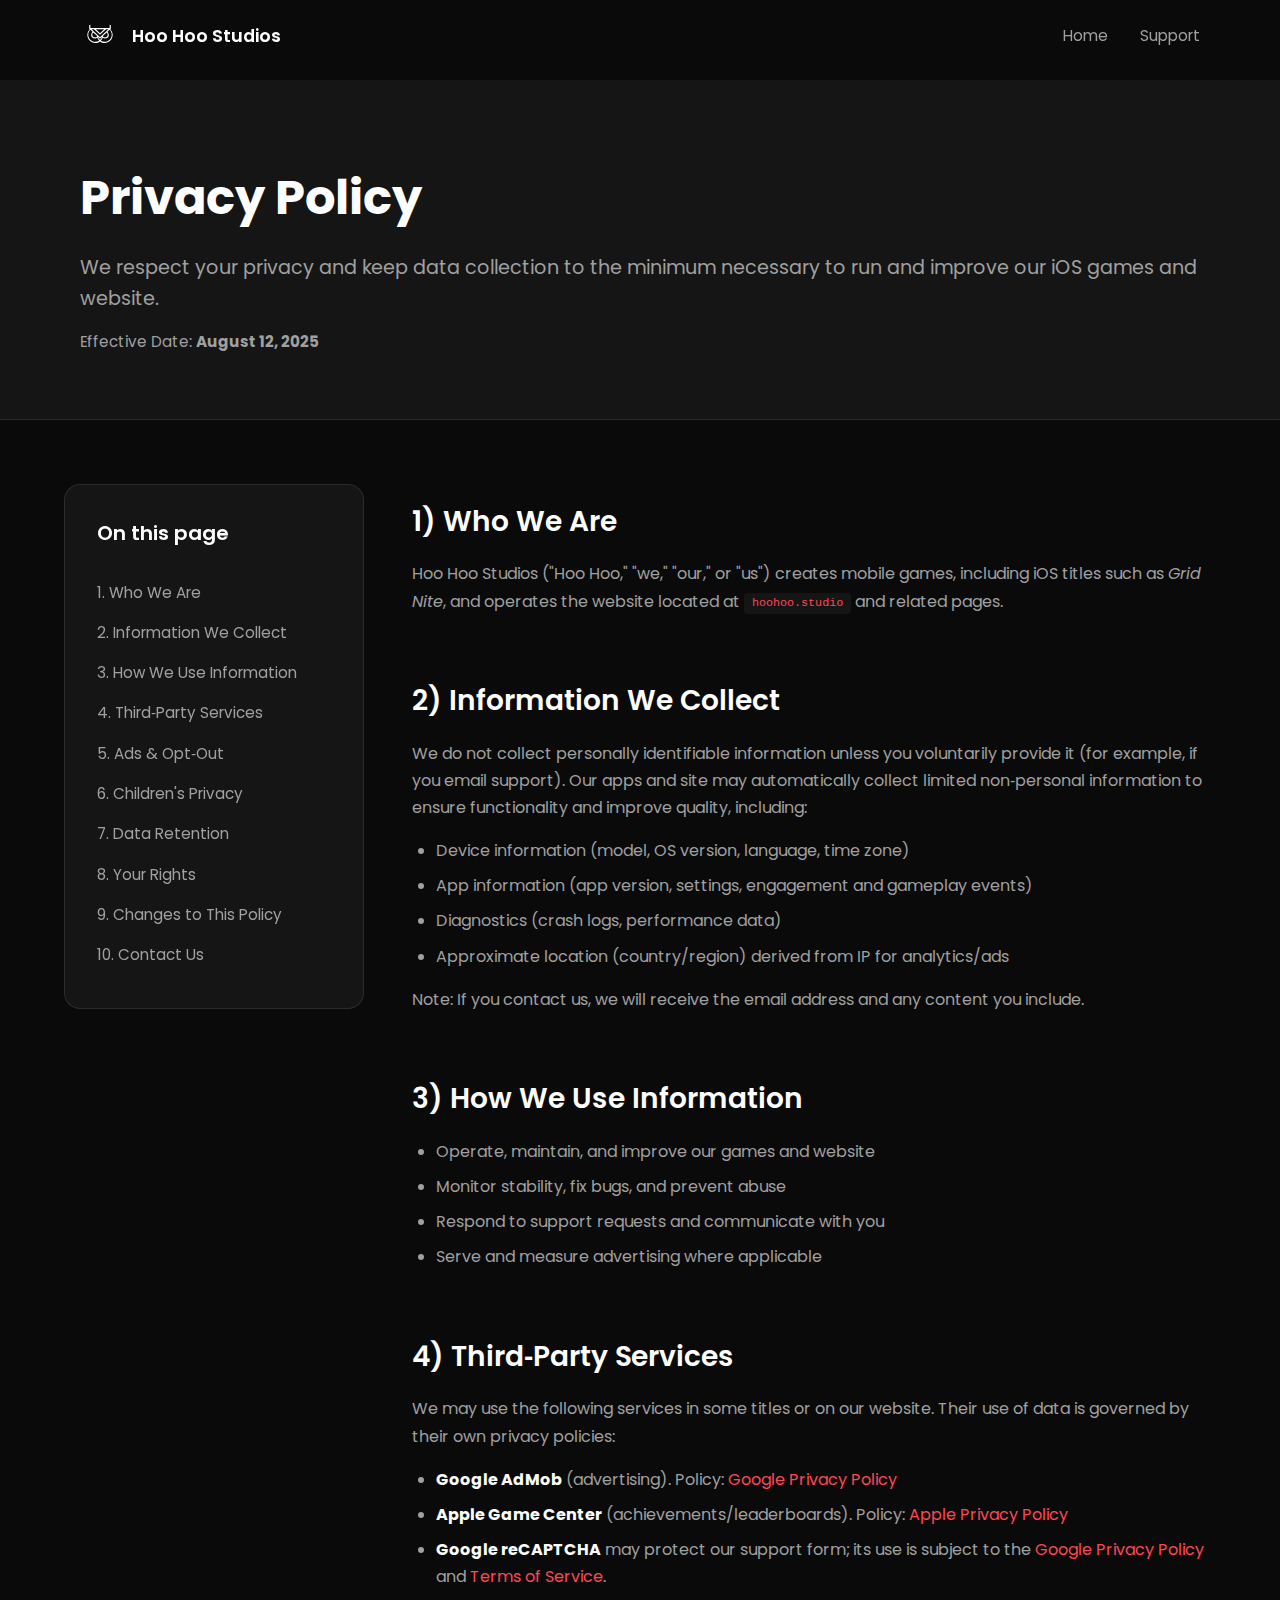
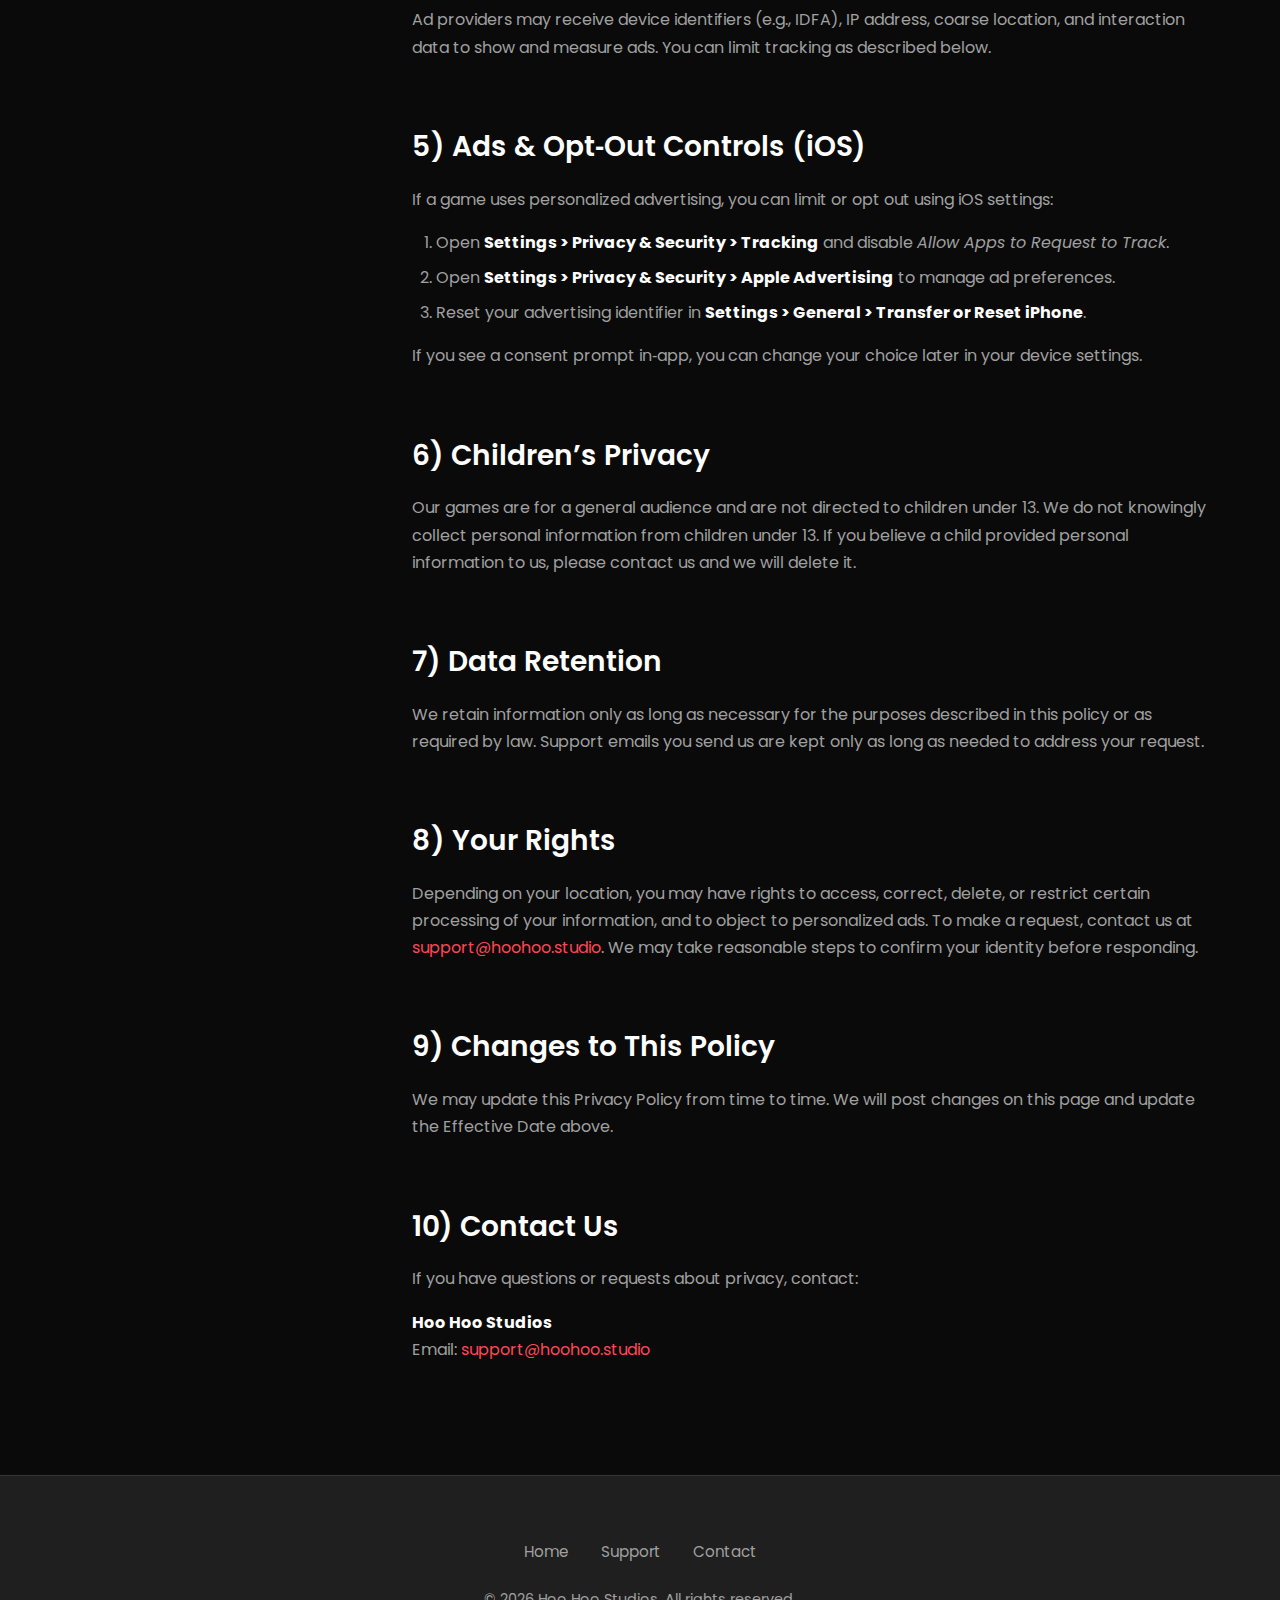
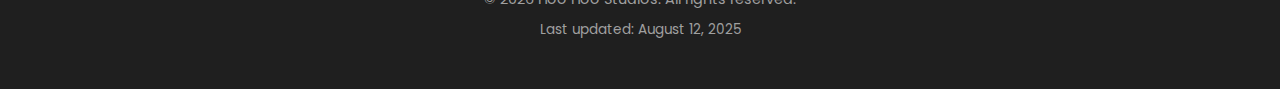
<file: privacy.html>
<!DOCTYPE html>
<html lang="en">
<head>
  <meta charset="utf-8" />
  <meta name="viewport" content="width=device-width, initial-scale=1" />
  <title>Privacy Policy • Hoo Hoo Studios</title>
  <meta name="description" content="Privacy Policy for Hoo Hoo Studios apps and website." />
  <link rel="preconnect" href="https://fonts.googleapis.com">
  <link rel="preconnect" href="https://fonts.gstatic.com" crossorigin>
  <link href="https://fonts.googleapis.com/css2?family=Poppins:wght@300;400;600;700&display=swap" rel="stylesheet">
  <!-- Favicon -->
  <link rel="icon" type="image/png" href="img/owl.svg">
  <!-- Main stylesheet -->
  <link rel="stylesheet" href="style.css">
  <style>
    body {
      padding-top: 80px;
    }
    .privacy-hero {
      padding: 4rem 0 3rem;
      background: var(--surface-color);
      border-bottom: 1px solid var(--border-color);
    }
    .privacy-hero h1 {
      font-size: 3rem;
      font-weight: 700;
      margin-bottom: 1rem;
      color: var(--primary-color);
    }
    .privacy-hero .lead {
      font-size: 1.2rem;
      color: var(--secondary-color);
      line-height: 1.6;
      margin-bottom: 1rem;
    }
    .privacy-hero .muted {
      color: var(--secondary-color);
      font-size: 0.95rem;
    }
    .privacy-content {
      padding: 4rem 0;
    }
    .toc-card {
      background: var(--surface-color);
      border: 1px solid var(--border-color);
      border-radius: 1rem;
      padding: 2rem;
      position: sticky;
      top: 100px;
    }
    .toc-card h2 {
      font-size: 1.25rem;
      font-weight: 600;
      margin-bottom: 1.5rem;
      color: var(--primary-color);
    }
    .toc a {
      display: block;
      padding: 0.5rem 0;
      color: var(--secondary-color);
      transition: color var(--transition-speed) ease, padding-left var(--transition-speed) ease;
      font-size: 0.95rem;
    }
    .toc a:hover {
      color: var(--primary-color);
      padding-left: 0.5rem;
    }
    .privacy-section {
      margin-bottom: 3rem;
    }
    .privacy-section h2 {
      font-size: 1.75rem;
      font-weight: 600;
      margin-bottom: 1rem;
      color: var(--primary-color);
      padding-top: 1rem;
    }
    .privacy-section p {
      color: var(--secondary-color);
      line-height: 1.7;
      margin-bottom: 1rem;
    }
    .privacy-section ul,
    .privacy-section ol {
      color: var(--secondary-color);
      line-height: 1.7;
      margin-bottom: 1rem;
      padding-left: 1.5rem;
    }
    .privacy-section li {
      margin-bottom: 0.5rem;
    }
    .privacy-section code {
      background: var(--surface-color);
      padding: 0.2rem 0.5rem;
      border-radius: 0.25rem;
      font-size: 0.9em;
      color: var(--accent-color);
    }
    .privacy-section strong {
      color: var(--primary-color);
    }
    .privacy-section a {
      color: var(--accent-color);
    }
    .privacy-section a:hover {
      color: var(--accent-hover);
    }
    address {
      font-style: normal;
      color: var(--secondary-color);
      line-height: 1.7;
    }
    @media (max-width: 992px) {
      .toc-card {
        position: static;
        margin-bottom: 2rem;
      }
      .privacy-hero h1 {
        font-size: 2.5rem;
      }
      main > div > div {
        grid-template-columns: 1fr !important;
      }
    }
    @media (max-width: 768px) {
      .privacy-hero h1 {
        font-size: 2rem;
      }
      .privacy-hero .lead {
        font-size: 1.1rem;
      }
      .privacy-section h2 {
        font-size: 1.5rem;
      }
    }
  </style>
</head>
<body>
  <!-- Navigation -->
  <header id="header">
    <div class="container nav-container">
      <a href="index.html" class="brand">
        <img src="img/owl.svg" alt="Hoo Hoo Studios logo" class="logo">
        <span>Hoo&nbsp;Hoo&nbsp;Studios</span>
      </a>
      <nav class="nav-links">
        <a href="index.html">Home</a>
        <a href="support.html">Support</a>
      </nav>
    </div>
  </header>

  <header class="privacy-hero">
    <div class="container">
      <h1>Privacy Policy</h1>
      <p class="lead">We respect your privacy and keep data collection to the minimum necessary to run and improve our iOS games and website.</p>
      <p class="muted">Effective Date: <strong>August 12, 2025</strong></p>
    </div>
  </header>

  <main class="container privacy-content">
    <div style="display: grid; grid-template-columns: 1fr; gap: 2rem; max-width: 1200px; margin: 0 auto;">
      <div style="display: grid; grid-template-columns: 300px 1fr; gap: 3rem; align-items: start;">
        <div class="toc-card">
          <h2>On this page</h2>
          <nav class="toc">
            <a href="#who-we-are">1. Who We Are</a>
            <a href="#info-we-collect">2. Information We Collect</a>
            <a href="#how-we-use">3. How We Use Information</a>
            <a href="#third-parties">4. Third‑Party Services</a>
            <a href="#ads-opt-out">5. Ads & Opt‑Out</a>
            <a href="#children">6. Children's Privacy</a>
            <a href="#retention">7. Data Retention</a>
            <a href="#your-rights">8. Your Rights</a>
            <a href="#changes">9. Changes to This Policy</a>
            <a href="#contact">10. Contact Us</a>
          </nav>
        </div>

        <div>
        <section id="who-we-are" class="privacy-section">
          <h2>1) Who We Are</h2>
          <p>Hoo Hoo Studios ("Hoo Hoo," "we," "our," or "us") creates mobile games, including iOS titles such as <em>Grid Nite</em>, and operates the website located at <code>hoohoo.studio</code> and related pages.</p>
        </section>

        <section id="info-we-collect" class="privacy-section">
          <h2>2) Information We Collect</h2>
          <p>We do not collect personally identifiable information unless you voluntarily provide it (for example, if you email support). Our apps and site may automatically collect limited non‑personal information to ensure functionality and improve quality, including:</p>
          <ul>
            <li>Device information (model, OS version, language, time zone)</li>
            <li>App information (app version, settings, engagement and gameplay events)</li>
            <li>Diagnostics (crash logs, performance data)</li>
            <li>Approximate location (country/region) derived from IP for analytics/ads</li>
          </ul>
          <p class="small text-muted">Note: If you contact us, we will receive the email address and any content you include.</p>
        </section>

        <section id="how-we-use" class="privacy-section">
          <h2>3) How We Use Information</h2>
          <ul>
            <li>Operate, maintain, and improve our games and website</li>
            <li>Monitor stability, fix bugs, and prevent abuse</li>
            <li>Respond to support requests and communicate with you</li>
            <li>Serve and measure advertising where applicable</li>
          </ul>
        </section>

        <section id="third-parties" class="privacy-section">
          <h2>4) Third‑Party Services</h2>
          <p>We may use the following services in some titles or on our website. Their use of data is governed by their own privacy policies:</p>
          <ul>
            <li><strong>Google AdMob</strong> (advertising). Policy: <a href="https://policies.google.com/privacy" target="_blank" rel="noopener">Google Privacy Policy</a></li>
            <li><strong>Apple Game Center</strong> (achievements/leaderboards). Policy: <a href="https://www.apple.com/legal/privacy/" target="_blank" rel="noopener">Apple Privacy Policy</a></li>
            <li><strong>Google reCAPTCHA</strong> may protect our support form; its use is subject to the <a href="https://policies.google.com/privacy" target="_blank" rel="noopener">Google Privacy Policy</a> and <a href="https://policies.google.com/terms" target="_blank" rel="noopener">Terms of Service</a>.</li>
          </ul>
          <p class="small text-muted">Ad providers may receive device identifiers (e.g., IDFA), IP address, coarse location, and interaction data to show and measure ads. You can limit tracking as described below.</p>
        </section>

        <section id="ads-opt-out" class="privacy-section">
          <h2>5) Ads & Opt‑Out Controls (iOS)</h2>
          <p>If a game uses personalized advertising, you can limit or opt out using iOS settings:</p>
          <ol>
            <li>Open <strong>Settings &gt; Privacy &amp; Security &gt; Tracking</strong> and disable <em>Allow Apps to Request to Track</em>.</li>
            <li>Open <strong>Settings &gt; Privacy &amp; Security &gt; Apple Advertising</strong> to manage ad preferences.</li>
            <li>Reset your advertising identifier in <strong>Settings &gt; General &gt; Transfer or Reset iPhone</strong>.</li>
          </ol>
          <p>If you see a consent prompt in‑app, you can change your choice later in your device settings.</p>
        </section>

        <section id="children" class="privacy-section">
          <h2>6) Children’s Privacy</h2>
          <p>Our games are for a general audience and are not directed to children under 13. We do not knowingly collect personal information from children under 13. If you believe a child provided personal information to us, please contact us and we will delete it.</p>
        </section>

        <section id="retention" class="privacy-section">
          <h2>7) Data Retention</h2>
          <p>We retain information only as long as necessary for the purposes described in this policy or as required by law. Support emails you send us are kept only as long as needed to address your request.</p>
        </section>

        <section id="your-rights" class="privacy-section">
          <h2>8) Your Rights</h2>
          <p>Depending on your location, you may have rights to access, correct, delete, or restrict certain processing of your information, and to object to personalized ads. To make a request, contact us at <a href="mailto:support@hoohoo.studio">support@hoohoo.studio</a>. We may take reasonable steps to confirm your identity before responding.</p>
        </section>

        <section id="changes" class="privacy-section">
          <h2>9) Changes to This Policy</h2>
          <p>We may update this Privacy Policy from time to time. We will post changes on this page and update the Effective Date above.</p>
        </section>

        <section id="contact" class="privacy-section">
          <h2>10) Contact Us</h2>
          <p>If you have questions or requests about privacy, contact:</p>
          <address class="mb-0">
            <strong>Hoo Hoo Studios</strong><br>
            Email: <a href="mailto:support@hoohoo.studio">support@hoohoo.studio</a>
          </address>
        </section>
        </div>
      </div>
    </div>
  </main>

  <!-- Footer -->
  <footer>
    <div class="container footer-content">
      <div class="footer-links">
        <a href="index.html">Home</a>
        <a href="support.html">Support</a>
        <a href="#contact">Contact</a>
      </div>
      <div class="footer-text">
        <p>&copy; <span id="year"></span> Hoo Hoo Studios. All rights reserved.</p>
        <p style="margin-top: 0.5rem; font-size: 0.85rem;">Last updated: <time datetime="2025-08-12">August 12, 2025</time></p>
      </div>
    </div>
  </footer>

  <script>
    document.getElementById('year').textContent = new Date().getFullYear();
  </script>
</body>
</html>
</file>
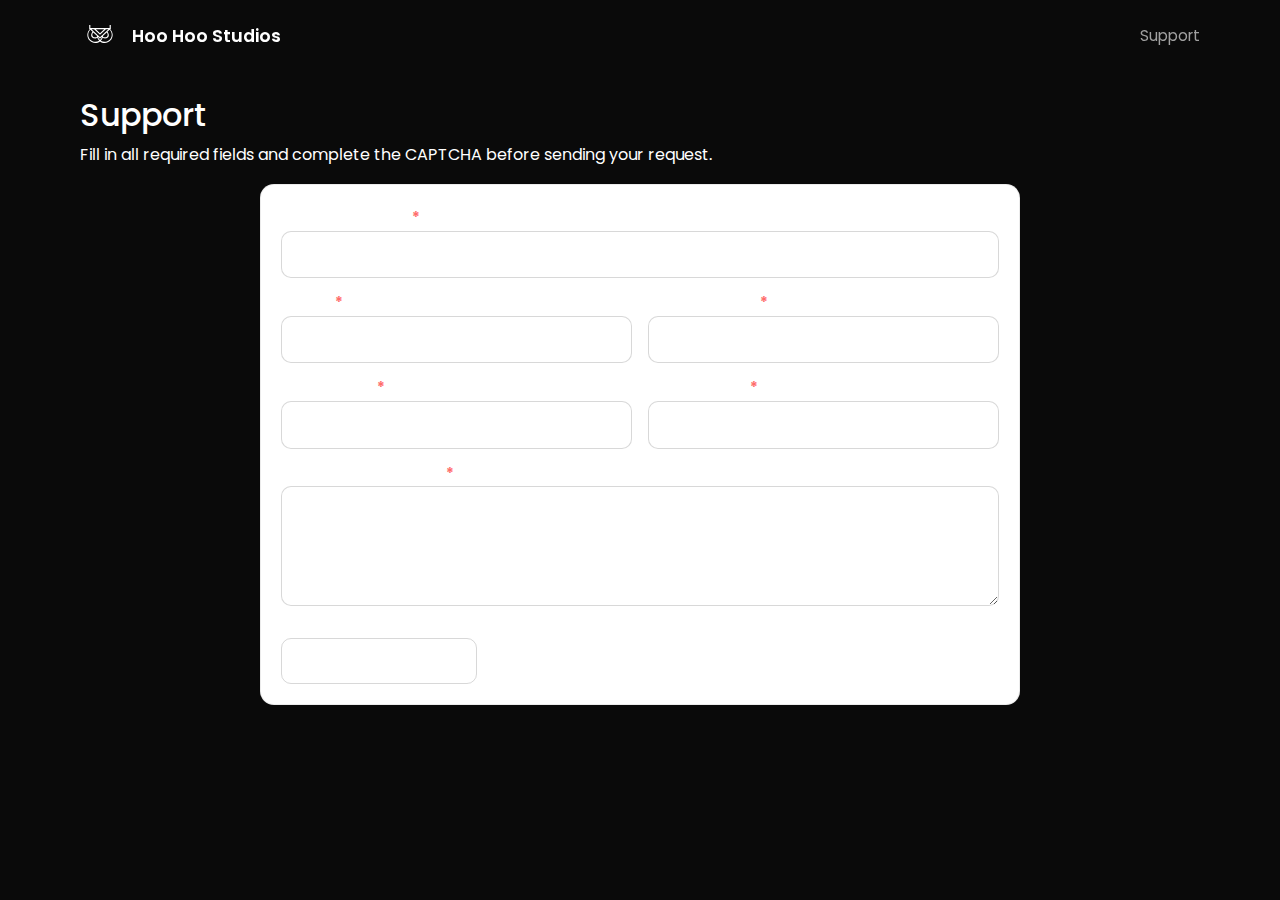
<file: support.html>
<!DOCTYPE html>
<html lang="en">
<head>
    <meta charset="UTF-8">
    <meta http-equiv="X-UA-Compatible" content="IE=edge">
    <meta name="viewport" content="width=device-width, initial-scale=1.0">
    <title>Hoo&nbsp;Hoo Studios</title>
    <!-- Google Fonts -->
    <link href="https://fonts.googleapis.com/css2?family=Poppins:wght@300;400;600;700&display=swap" rel="stylesheet">
    <!-- Bootstrap CSS -->
    <link href="https://cdn.jsdelivr.net/npm/bootstrap@5.3.0/dist/css/bootstrap.min.css" rel="stylesheet">
    <!-- Main stylesheet -->
    <link rel="stylesheet" href="style.css">
    <!-- Favicon -->
    <link rel="icon" type="image/png" href="img/owl.svg">
    <script src="https://www.google.com/recaptcha/api.js" async defer></script>
    <style>
      .support-card { max-width: 760px; margin: 0 auto; background: rgba(255,255,255,0.04); border: 1px solid rgba(255,255,255,0.1); border-radius: 14px; padding: 20px; }
      @media (prefers-color-scheme: light){ .support-card{ background: #fff; border-color: rgba(0,0,0,0.08);} }
      form.support { display: grid; grid-template-columns: 1fr 1fr; gap: 12px 16px; }
      form.support .full { grid-column: 1 / -1; }
      label { font-weight: 600; font-size: 0.95rem; }
      input, select, textarea { width: 100%; padding: 10px 12px; border-radius: 10px; border: 1px solid rgba(127,127,127,0.3); background: rgba(255,255,255,0.06); color: inherit; font: inherit; }
      @media (prefers-color-scheme: light){ input,select,textarea{ background:#fff; } }
      textarea{ min-height:120px; resize: vertical; }
      .btn { display: inline-block; padding: 10px 14px; border-radius: 10px; border: 1px solid rgba(127,127,127,0.3); background: transparent; color: inherit; font-weight: 700; cursor:pointer; }
      .btn[disabled]{ opacity:0.5; cursor:not-allowed; }
      .error { color: #ff6b6b; font-size: 0.9rem; display: none; }
      .success { color: #22c55e; font-size: 0.95rem; display:none; }
      .req::after{ content:" *"; color:#ff6b6b; }
      noscript { color: #ff6b6b; font-weight: 600; }
    </style>
</head>
<body>
    <header id="header">
        <div class="container nav-container">
            <a href="index.html" class="brand">
                <img src="img/owl.svg" alt="Hoo Hoo Studios logo" class="logo">
                <span>Hoo&nbsp;Hoo&nbsp;Studios</span>
            </a>
            <nav class="nav-links">
                <a href="#support">Support</a>
            </nav>
        </div>
    </header>

    <section id="support" class="section pt-20">
      <div class="container content">
        <h2>Support</h2>
        <p>Fill in all required fields and complete the CAPTCHA before sending your request.</p>
        <div class="support-card">
          <form id="supportForm" class="support" novalidate>
            <div class="full">
              <label for="respEmail" class="req">Response Email</label>
              <input id="respEmail" type="email" required>
              <div id="errEmail" class="error">Enter a valid email address.</div>
            </div>
            <div>
              <label for="game" class="req">Game</label>
              <input id="game" type="text" value="Grid Nite" required>
            </div>
            <div>
              <label for="device" class="req">Device Model</label>
              <input id="device" type="text" required>
            </div>
            <div>
              <label for="ios" class="req">iOS Version</label>
              <input id="ios" type="text" required>
            </div>
            <div>
              <label for="appv" class="req">App Version</label>
              <input id="appv" type="text" required>
            </div>
            <div class="full">
              <label for="desc" class="req">Description of Issue</label>
              <textarea id="desc" required></textarea>
            </div>
            <div class="full">
              <div class="g-recaptcha" data-sitekey="6LeUiaMrAAAAAJ9rftmTzJhTWoMcjsKQ4UfkH13g"></div>
              <div id="errCaptcha" class="error">Please complete the CAPTCHA.</div>
            </div>
            <div class="full">
              <button id="sendBtn" type="submit" class="btn">Send Support Email</button>
              <div id="formOk" class="success">Opening your email client…</div>
            </div>
          </form>
        </div>
      </div>
    </section>

    <script>
      document.getElementById('supportForm').addEventListener('submit', function(e){
        e.preventDefault();
        const email = document.getElementById('respEmail').value.trim();
        const game = document.getElementById('game').value.trim();
        const device = document.getElementById('device').value.trim();
        const ios = document.getElementById('ios').value.trim();
        const appv = document.getElementById('appv').value.trim();
        const desc = document.getElementById('desc').value.trim();
        const captchaResponse = (window.grecaptcha && window.grecaptcha.getResponse) ? window.grecaptcha.getResponse() : '';

        if(!email.match(/^[^\s@]+@[^\s@]+\.[^\s@]+$/)){
          document.getElementById('errEmail').style.display='block'; return;
        } else { document.getElementById('errEmail').style.display='none'; }
        if(!game || !device || !ios || !appv || !desc) return;
        if(!captchaResponse){ document.getElementById('errCaptcha').style.display='block'; return; }
        document.getElementById('errCaptcha').style.display='none';

        const subject = 'Support Request';
        const body = `Response Email: ${email}\nGame: ${game}\nDevice Model: ${device}\niOS Version: ${ios}\nApp Version: ${appv}\nDescription:\n${desc}`;
        window.location.href = `mailto:support@hoohoo.studio?subject=${encodeURIComponent(subject)}&body=${encodeURIComponent(body)}`;
        document.getElementById('formOk').style.display='block';
      });
    </script>
</body>
</html>
</file>
<file: style.css>
/*
 * Main stylesheet for Hoo Hoo Studios
 * Modern Game Studio Design System
 *
 * Colour palette:
 *   - Primary text: #FFFFFF (white)
 *   - Secondary text: #A0A0A0 (gray)
 *   - Accent: #FF4655 (vibrant red)
 *   - Accent hover: #FF6B77
 *   - Background: #0A0A0A (near black)
 *   - Surface: #151515 (dark gray)
 *   - Surface elevated: #1F1F1F
 *   - Border: rgba(255, 255, 255, 0.1)
 */

:root {
    --primary-color: #FFFFFF;
    --secondary-color: #A0A0A0;
    --accent-color: #FF4655;
    --accent-hover: #FF6B77;
    --background-color: #0A0A0A;
    --surface-color: #151515;
    --surface-elevated: #1F1F1F;
    --border-color: rgba(255, 255, 255, 0.1);
    --font-family: 'Poppins', -apple-system, BlinkMacSystemFont, 'Segoe UI', sans-serif;
    --transition-speed: 0.3s;
}

* {
    box-sizing: border-box;
    margin: 0;
    padding: 0;
}

html {
    scroll-behavior: smooth;
}

body {
    font-family: var(--font-family);
    background-color: var(--background-color);
    color: var(--primary-color);
    line-height: 1.6;
    -webkit-font-smoothing: antialiased;
    -moz-osx-font-smoothing: grayscale;
}

a {
    color: var(--accent-color);
    text-decoration: none;
    transition: color var(--transition-speed) ease;
}

a:hover {
    color: var(--accent-hover);
}

/* Container */
.container {
    width: 90%;
    max-width: 1200px;
    margin: 0 auto;
    padding: 1rem;
}

/* Header / Navigation */
#header {
    position: fixed;
    top: 0;
    left: 0;
    width: 100%;
    z-index: 1000;
    background-color: transparent;
    backdrop-filter: none;
    border-bottom: 1px solid transparent;
    transition: background-color 0.3s ease, backdrop-filter 0.3s ease, border-bottom-color 0.3s ease;
}

#header.scrolled {
    background-color: rgba(10, 10, 10, 0.95);
    backdrop-filter: blur(12px);
    border-bottom: 1px solid var(--border-color);
}

.nav-container {
    display: flex;
    justify-content: space-between;
    align-items: center;
    padding: 1rem;
}

.brand {
    display: flex;
    align-items: center;
    gap: 0.75rem;
    font-weight: 600;
    font-size: 1.1rem;
    color: var(--primary-color);
    transition: opacity var(--transition-speed) ease;
}

.brand:hover {
    opacity: 0.8;
}

.brand .logo {
    width: 40px;
    height: 40px;
    filter: brightness(0) invert(1);
    transition: transform var(--transition-speed) ease;
}

.brand:hover .logo {
    transform: scale(1.05);
}

.nav-links {
    display: flex;
    gap: 2rem;
}

.nav-links a {
    font-weight: 400;
    font-size: 0.95rem;
    color: var(--secondary-color);
    transition: color var(--transition-speed) ease;
    position: relative;
}

.nav-links a::after {
    content: '';
    position: absolute;
    bottom: -4px;
    left: 0;
    width: 0;
    height: 2px;
    background-color: var(--accent-color);
    transition: width var(--transition-speed) ease;
}

.nav-links a:hover {
    color: var(--primary-color);
}

.nav-links a:hover::after {
    width: 100%;
}

/* Hero Section */
#hero {
    position: relative;
    height: 100vh;
    display: flex;
    align-items: center;
    justify-content: center;
    text-align: center;
    background: #000;
    overflow: hidden;
}

/* Fallback sky while video loads */
#hero::before {
    content: '';
    position: absolute;
    inset: 0;
    background: none; /* no starry fallback; keep empty */
    opacity: 1;
    transition: opacity 0.6s ease;
    z-index: 0;
}

#hero.video-loaded::before {
    opacity: 0;
}

/* Dark overlay on hero background */
#hero .overlay {
    position: absolute;
    top: 0;
    left: 0;
    width: 100%;
    height: 100%;
    background-color: rgba(0, 0, 0, 0.6);
    z-index: 0;
}

#hero .hero-content {
    position: relative;
    z-index: 1;
    max-width: 800px;
    padding: 0 1rem;
}

#hero h1 {
    font-size: 3.5rem;
    font-weight: 700;
    margin-bottom: 1rem;
    line-height: 1.1;
    text-shadow: 0 2px 20px rgba(0, 0, 0, 0.8);
}

#hero .tagline {
    font-size: 1.5rem;
    font-weight: 300;
    color: var(--secondary-color);
    text-shadow: 0 2px 16px rgba(0, 0, 0, 0.9), 0 0 1px rgba(0,0,0,0.7);
}

/* Section common styling */
.section {
    padding: 5rem 0;
    background-color: var(--background-color);
}

/* About Section */
#about {
    background-color: var(--surface-color);
}

#about h2 {
    font-size: 2.5rem;
    margin-bottom: 1.5rem;
    font-weight: 600;
    color: var(--primary-color);
}

#about p {
    font-size: 1.2rem;
    line-height: 1.8;
    max-width: 700px;
    color: var(--secondary-color);
}

/* Grid Nite Section */
.grid-section {
    background-color: #1a0000; /* dark reddish background */
    position: relative;
    overflow: hidden;
    color: #f5f5f5;
}

.grid-section::before,
.grid-section::after {
    content: '';
    position: absolute;
    top: 0;
    left: 0;
    width: 100%;
    height: 100%;
    pointer-events: none;
}

/* Grid pattern overlay */
.grid-section::before {
    background-image: linear-gradient(rgba(255, 255, 255, 0.05) 1px, transparent 1px),
                      linear-gradient(90deg, rgba(255, 255, 255, 0.05) 1px, transparent 1px);
    background-size: 40px 40px;
    z-index: 0;
}

.grid-section h2 {
    font-size: 2rem;
    margin-bottom: 1rem;
    color: var(--primary-color);
}

.grid-section .grid-description {
    font-size: 1.1rem;
    margin-bottom: 2rem;
    max-width: 700px;
}

.cta-button {
    display: inline-block;
    background-color: var(--secondary-color);
    color: var(--primary-color);
    padding: 0.75rem 1.5rem;
    border-radius: 4px;
    font-weight: 600;
    transition: background-color 0.3s ease;
}

.cta-button:hover {
    background-color: #a00000;
}

/* Footer */
footer {
    background-color: var(--surface-elevated);
    border-top: 1px solid var(--border-color);
    padding: 3rem 0 2rem;
}

.footer-content {
    display: flex;
    flex-direction: column;
    align-items: center;
    gap: 1.5rem;
}

.footer-links {
    display: flex;
    gap: 2rem;
    flex-wrap: wrap;
    justify-content: center;
}

.footer-links a {
    color: var(--secondary-color);
    font-size: 0.95rem;
    transition: color var(--transition-speed) ease;
}

.footer-links a:hover {
    color: var(--primary-color);
}

.footer-text {
    color: var(--secondary-color);
    font-size: 0.9rem;
    text-align: center;
}

.footer-social {
    display: flex;
    gap: 1rem;
}

.footer-social a {
    color: var(--secondary-color);
    font-size: 24px;
    opacity: 0.6;
    transition: opacity var(--transition-speed) ease, transform var(--transition-speed) ease, color var(--transition-speed) ease;
    display: inline-block;
}

.footer-social a:hover {
    opacity: 1;
    color: var(--primary-color);
    transform: translateY(-2px);
}

/* Responsive adjustments */
@media (max-width: 1024px) {
    .ad-container {
        gap: 2.5rem;
    }
}

@media (max-width: 768px) {
    #hero h1 {
        font-size: 2.5rem;
    }

    #hero .tagline {
        font-size: 1.2rem;
    }

    .nav-links {
        gap: 1rem;
    }

    .nav-links a {
        font-size: 0.9rem;
    }

    .brand {
        font-size: 1rem;
    }

    .brand .logo {
        width: 36px;
        height: 36px;
    }

    #about h2,
    .ad-text h2 {
        font-size: 2rem;
    }

    #about p,
    .ad-text p {
        font-size: 1.1rem;
    }

    .section {
        padding: 4rem 0;
    }

    .ad-section {
        padding: 4rem 1.5rem;
    }

    .ad-image img,
    .ad-image video {
        width: 100%;
        max-width: 320px;
    }

    .store-badge {
        height: 50px;
    }

    .footer-links {
        gap: 1.5rem;
    }
}

@media (max-width: 480px) {
    #hero h1 {
        font-size: 2rem;
    }

    #hero .tagline {
        font-size: 1rem;
    }

    .nav-container {
        padding: 0.75rem;
        flex-wrap: wrap;
    }

    .nav-links {
        gap: 0.75rem;
        flex-wrap: wrap;
    }

    .nav-links a {
        font-size: 0.85rem;
    }

    .brand {
        gap: 0.5rem;
        font-size: 0.95rem;
    }

    #about h2,
    .ad-text h2 {
        font-size: 1.75rem;
    }

    .footer-links {
        flex-direction: column;
        gap: 1rem;
        text-align: center;
    }

    .container {
        width: 95%;
    }
}

/* Hero container */
#hero {
  position: relative;
  isolation: isolate;
  min-height: 72vh;
  display: grid;
  place-items: center;
  overflow: hidden;
}

/* Full-bleed background video - Apple style, optimized for moonlight/night scenes */
.hero-video {
  position: absolute;
  inset: 0;
  width: 100%;
  height: 100%;
  object-fit: cover;
  z-index: 0;
  will-change: transform;
  transform: translateZ(0);
  backface-visibility: hidden;
  /* Optimized for owl/moonlight videos: enhance contrast, slight blue tint for night feel */
  filter: brightness(0.75) contrast(1.15) saturate(0.9);
  opacity: 0; /* JS-sync fades this in/out to time with video */
  transition: opacity 0.3s linear;
}

/* JS controls opacity; no CSS keyframe animation here */

/* Overlay vignette for readability - enhanced */
#hero .overlay {
  position: absolute;
  inset: 0;
  /* subtle edge vignette; no heavy black at center */
  background: radial-gradient(ellipse at center,
              rgba(0,0,0,0.02) 0%,
              rgba(0,0,0,0.06) 50%,
              rgba(0,0,0,0.18) 100%);
  z-index: 2;
  pointer-events: none;
}

/* Owl layer above video, below text */
#hero #owl-layer {
  position: absolute; inset: 0;
  pointer-events: none;
  z-index: 2;
}

#hero .hero-content {
  position: relative;
  z-index: 3;
  text-align: center;
  color: #fff;
  opacity: 0;
  transform: translateY(30px);
  transition: opacity 1s ease-out, transform 1s ease-out;
  will-change: transform, opacity;
}

/* Removed backplate; glass effect applied to text itself instead */

#hero .hero-content.visible {
  opacity: 1;
  transform: translateY(0);
}

/* Hero title with enhanced styling */
.hero-title {
  font-size: 3.5rem;
  font-weight: 700;
  margin-bottom: 1rem;
  line-height: 1.1;
  letter-spacing: -0.02em;
  color: #fff;
  text-shadow: 0 2px 18px rgba(0,0,0,0.45);
  position: relative;
  display: inline-block;
}

/* Subtle blurred glow that feels like frosted glass without a box */
.hero-title::before {
  content: attr(data-text);
  position: absolute;
  inset: 0;
  color: #fff;
  filter: blur(6px);
  opacity: 0.28;
  mix-blend-mode: screen;
  pointer-events: none;
}

/* Moving highlight sheen clipped to text, Apple-like */
.hero-title::after {
  content: attr(data-text);
  position: absolute;
  inset: 0;
  background: linear-gradient(120deg,
              rgba(255,255,255,0) 35%,
              rgba(255,255,255,0.45) 50%,
              rgba(255,255,255,0) 65%);
  -webkit-background-clip: text;
  background-clip: text;
  color: transparent;
  -webkit-text-fill-color: transparent;
  mix-blend-mode: screen;
  animation: text-sheen-shift 12s ease-in-out infinite;
  pointer-events: none;
}

@keyframes text-sheen-shift {
  0%, 10% { background-position: -160% 0; }
  50%     { background-position:   0% 0; }
  100%    { background-position: 160% 0; }
}

/* Scroll indicator - Apple style */
.scroll-indicator {
  position: absolute;
  bottom: -200px;
  left: 50%;
  transform: translateX(-50%);
  display: flex;
  flex-direction: column;
  align-items: center;
  gap: 0.5rem;
  color: var(--secondary-color);
  font-size: 0.9rem;
  font-weight: 300;
  opacity: 1;
  transition: opacity 0.5s ease;
  animation: bounce 2s infinite;
}

.scroll-indicator svg {
  animation: arrow-bounce 2s infinite;
}

@keyframes bounce {
  0%, 20%, 50%, 80%, 100% {
    transform: translateX(-50%) translateY(0);
  }
  40% {
    transform: translateX(-50%) translateY(-10px);
  }
  60% {
    transform: translateX(-50%) translateY(-5px);
  }
}

@keyframes arrow-bounce {
  0%, 20%, 50%, 80%, 100% {
    transform: translateY(0);
  }
  40% {
    transform: translateY(5px);
  }
  60% {
    transform: translateY(3px);
  }
}

/* Respect reduced motion: freeze video at poster frame */
@media (prefers-reduced-motion: reduce) {
  .hero-video { display: none; animation: none !important; }
  #hero { background: #000; }
  .scroll-indicator { animation: none; }
  .scroll-indicator svg { animation: none; }
  .hero-title::after { animation: none; }
}

/* Sky layers (stars + moon) */
.sky-layer {
  position: absolute;
  inset: 0;
  z-index: 1; /* above video, below overlay */
  pointer-events: none;
}

/* A couple of layered starfields with gentle twinkle */
.sky-layer.stars {
  background-image:
    radial-gradient(1px 1px at 12% 15%, rgba(255,255,255,0.9) 50%, transparent 51%),
    radial-gradient(1px 1px at 35% 28%, rgba(255,255,255,0.6) 50%, transparent 51%),
    radial-gradient(1.5px 1.5px at 58% 12%, rgba(255,255,255,0.8) 50%, transparent 51%),
    radial-gradient(1px 1px at 72% 34%, rgba(255,255,255,0.7) 50%, transparent 51%),
    radial-gradient(1.2px 1.2px at 88% 22%, rgba(255,255,255,0.85) 50%, transparent 51%),
    radial-gradient(1px 1px at 18% 66%, rgba(255,255,255,0.75) 50%, transparent 51%),
    radial-gradient(1.4px 1.4px at 44% 72%, rgba(255,255,255,0.6) 50%, transparent 51%),
    radial-gradient(1px 1px at 67% 68%, rgba(255,255,255,0.8) 50%, transparent 51%),
    radial-gradient(1.2px 1.2px at 83% 79%, rgba(255,255,255,0.6) 50%, transparent 51%),
    radial-gradient(1px 1px at 26% 84%, rgba(255,255,255,0.7) 50%, transparent 51%);
  animation: stars-twinkle 6s ease-in-out infinite alternate;
}

@keyframes stars-twinkle {
  0%   { opacity: 0.6; }
  100% { opacity: 1; }
}

/* Soft moon glow in the upper-right */
.sky-layer.moon::before {
  content: '';
  position: absolute;
  top: 8%;
  right: 10%;
  width: 200px;
  height: 200px;
  border-radius: 50%;
  background:
    radial-gradient(circle at 50% 50%, rgba(245,245,255,0.95) 0%, rgba(230,230,255,0.9) 25%, rgba(200,210,255,0.6) 45%, rgba(120,140,200,0.15) 70%, rgba(0,0,0,0) 72%);
  filter: blur(0.2px) saturate(0.9);
  box-shadow:
    0 0 60px 20px rgba(180,200,255,0.15),
    0 0 120px 40px rgba(120,140,210,0.08);
  animation: moon-pulse 8s ease-in-out infinite alternate;
}

@keyframes moon-pulse {
  0%   { opacity: 0.65; transform: scale(0.98); }
  100% { opacity: 0.9;  transform: scale(1.02); }
}

/* Game Advertisement Section */
.ad-section {
  background: linear-gradient(135deg, var(--surface-color) 0%, var(--background-color) 100%);
  color: var(--primary-color);
  position: relative;
  padding: 6rem 2rem;
  overflow: hidden; /* Contain canvas within section */
}

.grid-background {
  position: absolute;
  top: 0;
  left: 0;
  width: 100%;
  height: 100%;
  z-index: 0;
  pointer-events: none;
}

.ad-section::before {
  content: '';
  position: absolute;
  top: 0;
  left: 0;
  right: 0;
  bottom: 0;
  background:
    radial-gradient(circle at 20% 50%, rgba(255, 70, 85, 0.05) 0%, transparent 50%),
    radial-gradient(circle at 80% 50%, rgba(255, 70, 85, 0.05) 0%, transparent 50%);
  pointer-events: none;
}

.ad-container {
  position: relative;
  z-index: 1;
  display: grid;
  grid-template-columns: 1fr;
  gap: 3rem;
  max-width: 1000px;
  margin: 0 auto;
  align-items: center;
}

.ad-text {
  text-align: center;
}

.ad-text h2 {
  font-size: 2.5rem;
  font-weight: 700;
  margin-bottom: 1rem;
  background: linear-gradient(135deg, var(--primary-color) 0%, var(--accent-color) 100%);
  -webkit-background-clip: text;
  -webkit-text-fill-color: transparent;
  background-clip: text;
}

.ad-text p {
  font-size: 1.2rem;
  color: var(--secondary-color);
  line-height: 1.6;
}

.ad-badges {
  display: flex;
  gap: 1.5rem;
  flex-wrap: wrap;
  justify-content: center;
  margin-top: 2rem;
}

.store-badge {
  height: 60px;
  transition: transform var(--transition-speed) ease, filter var(--transition-speed) ease;
  filter: brightness(0.95);
}

.store-badge:hover {
  transform: translateY(-4px);
  filter: brightness(1.1);
}

.ad-image {
  display: flex;
  justify-content: center;
  align-items: center;
}

.ad-image img,
.ad-image video {
  max-width: 100%;
  width: 360px;
  border-radius: 1.5rem;
  box-shadow:
    0 20px 60px rgba(0, 0, 0, 0.5),
    0 0 0 1px var(--border-color);
  transition: transform var(--transition-speed) ease, box-shadow var(--transition-speed) ease;
}

.ad-image a {
  display: block;
}

.ad-image img:hover,
.ad-image video:hover {
  transform: translateY(-8px) scale(1.02);
  box-shadow:
    0 30px 80px rgba(255, 70, 85, 0.3),
    0 0 0 1px var(--border-color);
}

.promo-screenshot {
  object-fit: cover;
}

/* Apple-style scroll animations */
[data-scroll-fade],
[data-scroll-fade-up],
[data-scroll-section] {
  opacity: 0;
  transition: opacity 0.8s cubic-bezier(0.25, 0.46, 0.45, 0.94),
              transform 0.8s cubic-bezier(0.25, 0.46, 0.45, 0.94);
}

[data-scroll-fade-up] {
  transform: translateY(40px);
}

[data-scroll-fade].visible,
[data-scroll-fade-up].visible,
[data-scroll-section].visible {
  opacity: 1;
  transform: translateY(0);
}

/* Staggered animation delays */
[data-delay="100"].visible {
  transition-delay: 0.1s;
}

[data-delay="200"].visible {
  transition-delay: 0.2s;
}

[data-delay="300"].visible {
  transition-delay: 0.3s;
}

/* Smooth scroll for the entire page */
@supports (scroll-behavior: smooth) {
  html {
    scroll-behavior: smooth;
  }
}

/* Performance optimizations */
@media (prefers-reduced-motion: no-preference) {
  [data-scroll-fade],
  [data-scroll-fade-up],
  .hero-content {
    will-change: opacity, transform;
  }
}

/* Additional responsive updates for scroll effects */
@media (max-width: 768px) {
  .hero-title {
    font-size: 2.5rem;
  }

  .scroll-indicator {
    bottom: -150px;
    font-size: 0.85rem;
  }

  [data-scroll-fade-up] {
    transform: translateY(30px);
  }
}

@media (max-width: 480px) {
  .hero-title {
    font-size: 2rem;
  }

  .scroll-indicator {
    bottom: -120px;
    font-size: 0.8rem;
  }

  [data-scroll-fade-up] {
    transform: translateY(20px);
  }
}
</file>
